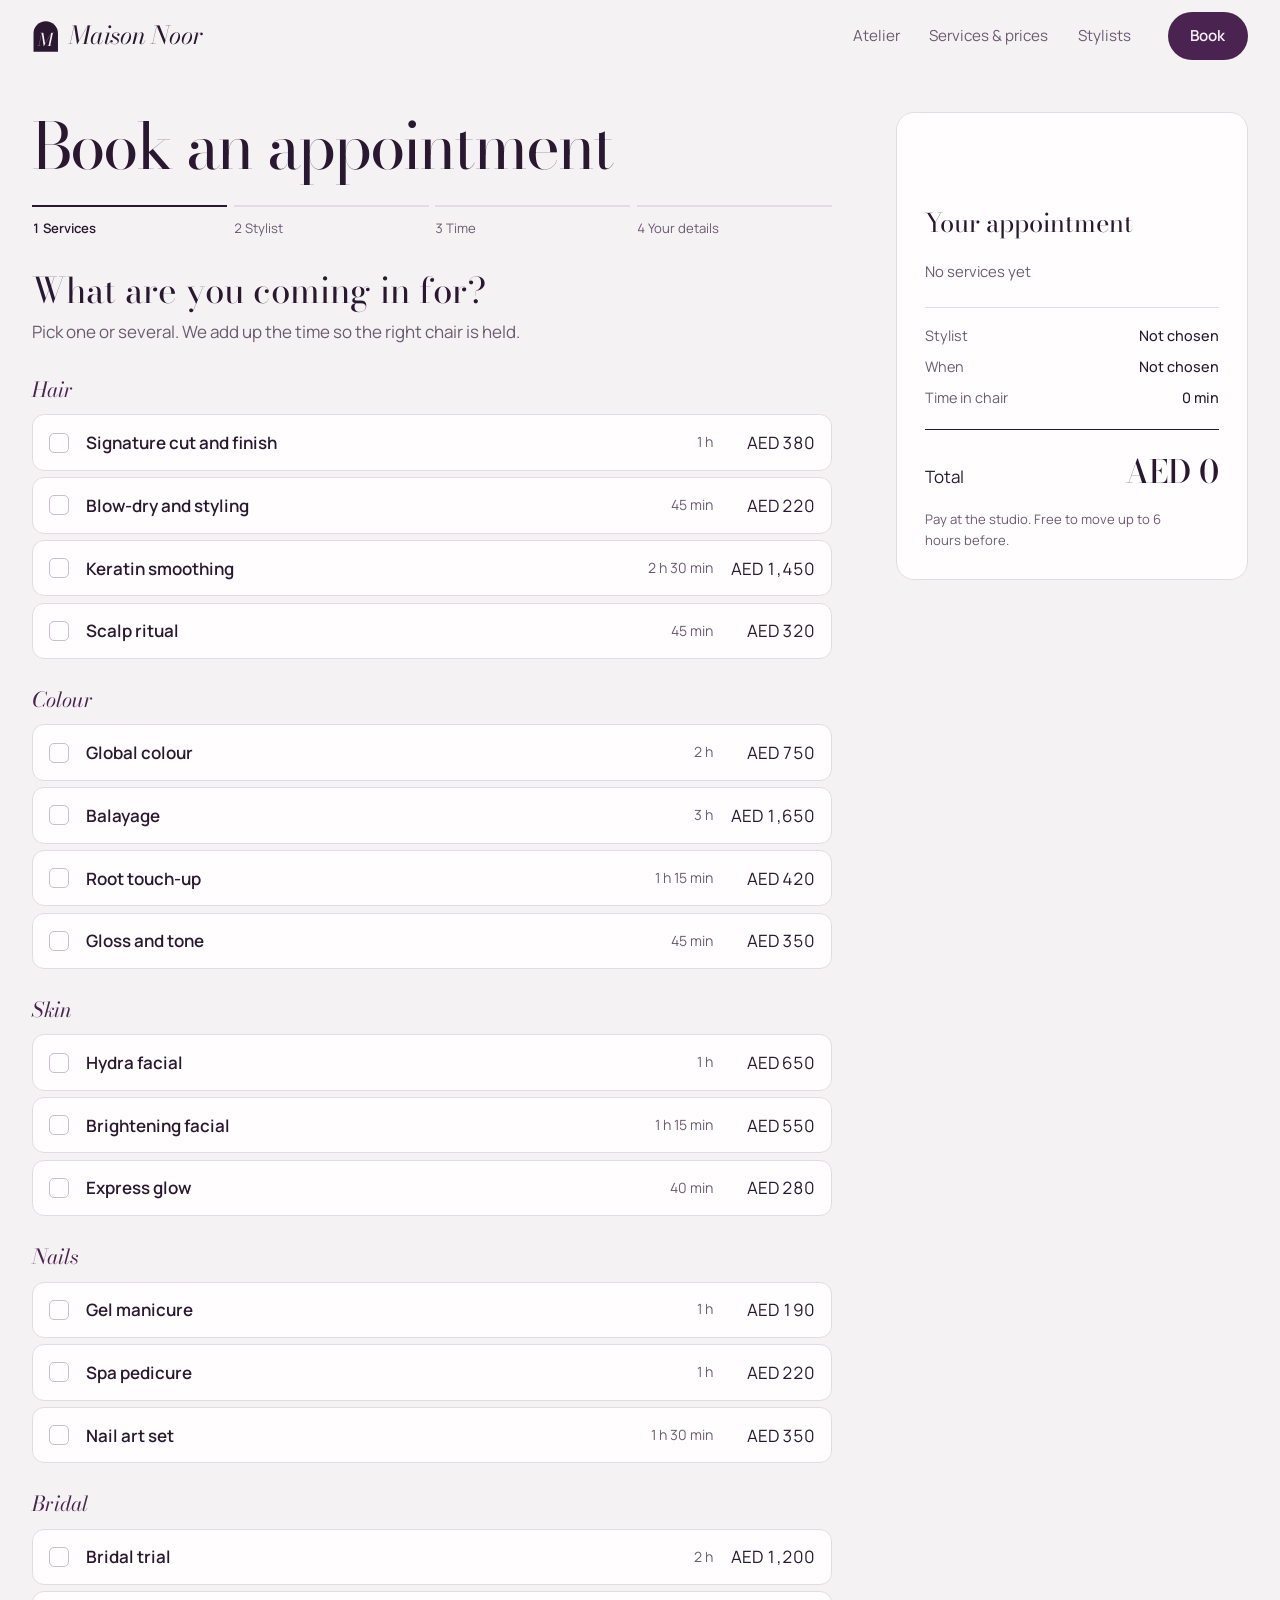
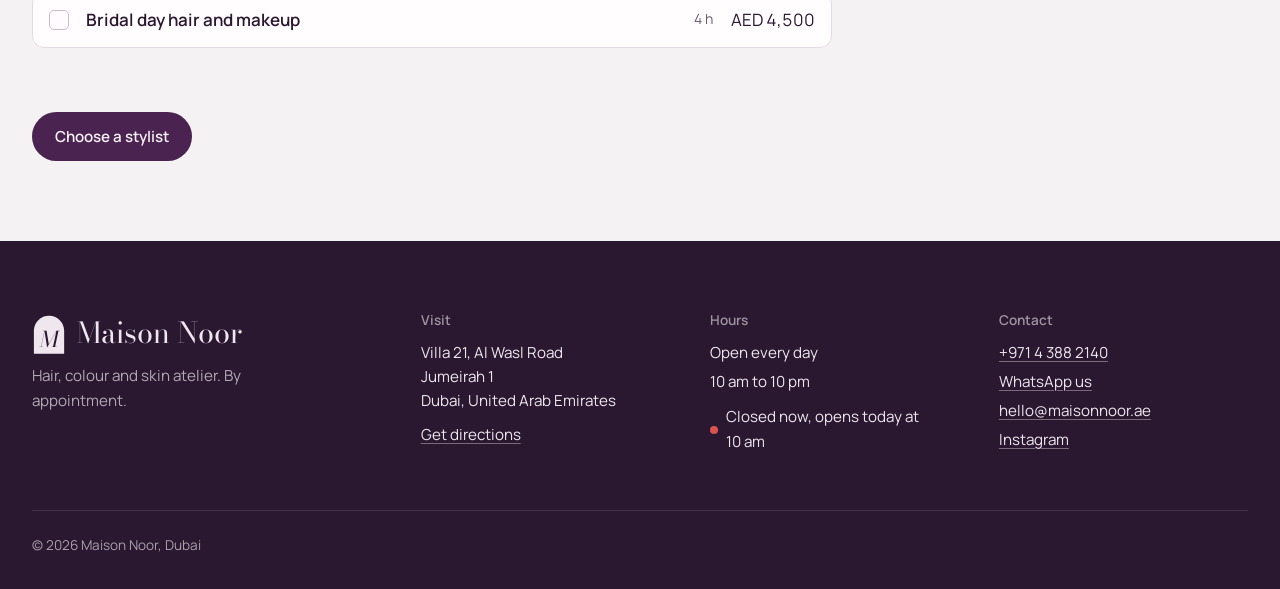
<file: book.html>
<!doctype html>
<html lang="en">
<head>
  <meta charset="utf-8">
  <meta name="viewport" content="width=device-width, initial-scale=1">
  <title>Book an appointment</title>
  <meta name="description" content="Choose services, a stylist and a time. Your booking reference arrives straight away, with a WhatsApp confirmation and a calendar invite.">
  <meta name="theme-color" content="#f5f2f4">
  <link rel="icon" href="favicon.svg" type="image/svg+xml">
  <link rel="preconnect" href="https://fonts.googleapis.com">
  <link rel="preconnect" href="https://fonts.gstatic.com" crossorigin>
  <link rel="stylesheet" href="https://fonts.googleapis.com/css2?family=Bodoni+Moda:ital,opsz,wght@0,6..96,400..700;1,6..96,400..700&family=Manrope:wght@400;500;600;700&display=swap">
  <link rel="stylesheet" href="core.css">
  <link rel="stylesheet" href="theme.css">
  <script src="config.js" defer></script>
  <script src="core.js" defer></script>
  <script src="app.js" defer></script>
</head>
<body data-page="book">
<main id="main" class="wrap book-layout" data-wizard>
  <div class="book-main">
    <header class="page-head page-head-tight">
      <h1>Book an appointment</h1>
    </header>
    <ol class="steps-nav" data-step-nav>
      <li>Services</li><li>Stylist</li><li>Time</li><li>Your details</li>
    </ol>

    <form id="booking" novalidate>
      <fieldset class="step" data-msg="Choose at least one service.">
        <legend class="step-title">What are you coming in for?</legend>
        <p class="step-lede">Pick one or several. We add up the time so the right chair is held.</p>
        <div data-svc-picker></div>
        <p class="step-error" aria-live="polite"></p>
        <div class="step-actions"><button class="btn btn-primary" type="button" data-next>Choose a stylist</button></div>
      </fieldset>

      <fieldset class="step" hidden data-msg="Choose a stylist, or first available.">
        <legend class="step-title">Who would you like?</legend>
        <p class="step-lede">Stylists who don't do one of your services are greyed out.</p>
        <div class="stylist-opts" data-stylist-picker></div>
        <p class="step-error" aria-live="polite"></p>
        <div class="step-actions">
          <button class="btn btn-primary" type="button" data-next>Pick a time</button>
          <button class="btn btn-link" type="button" data-back>Back</button>
        </div>
      </fieldset>

      <fieldset class="step" hidden data-msg="Choose a day and a time.">
        <legend class="step-title">When suits you?</legend>
        <p class="step-lede" data-time-lede>Times shown are when your appointment starts.</p>
        <div class="days" data-days></div>
        <div data-times><p class="empty">Pick a day to see open times.</p></div>
        <p class="step-error" aria-live="polite"></p>
        <div class="step-actions">
          <button class="btn btn-primary" type="button" data-next>Add your details</button>
          <button class="btn btn-link" type="button" data-back>Back</button>
        </div>
      </fieldset>

      <fieldset class="step" hidden>
        <legend class="step-title">Where should we send the confirmation?</legend>
        <p class="step-lede">We only use this to confirm or move your appointment.</p>
        <div class="grid-2">
          <label class="field"><span>Your name</span><input name="name" autocomplete="name" required minlength="2"></label>
          <label class="field"><span>Mobile number</span><input name="phone" type="tel" autocomplete="tel" required pattern="[\d+ \(\)\-]{10,}" inputmode="tel"><small>For the WhatsApp confirmation</small></label>
        </div>
        <label class="field" style="margin-top:1rem"><span>Anything we should know? <small>(optional)</small></span><textarea name="notes" placeholder="Allergies, a photo of the look you want, sensitive scalp…"></textarea></label>
        <p class="step-error" aria-live="polite"></p>
        <div class="step-actions">
          <button class="btn btn-primary" type="submit">Confirm booking</button>
          <button class="btn btn-link" type="button" data-back>Back</button>
        </div>
      </fieldset>
    </form>
    <div data-confirm hidden></div>
  </div>

  <aside class="summary" aria-label="Your appointment" data-summary>
    <h2>Your appointment</h2>
    <ul class="plain sum-list" data-sum-list><li class="muted">No services yet</li></ul>
    <dl class="sum-meta">
      <div><dt>Stylist</dt><dd data-sum-stylist>Not chosen</dd></div>
      <div><dt>When</dt><dd data-sum-when>Not chosen</dd></div>
      <div><dt>Time in chair</dt><dd data-sum-time>0 min</dd></div>
    </dl>
    <p class="sum-total"><span>Total</span><b data-sum-total>AED 0</b></p>
    <p class="sum-note">Pay at the studio. Free to move up to 6 hours before.</p>
  </aside>
</main>
</body>
</html>
</file>
<file: core.css>
/* Shared base for the demo sites. Each site's theme.css sets the tokens below and its own layouts. */
@view-transition { navigation: auto; }

*, *::before, *::after { box-sizing: border-box; }
html { -webkit-text-size-adjust: 100%; scroll-padding-top: 6rem; }
@media (prefers-reduced-motion: no-preference) { html { scroll-behavior: smooth; } }
body {
  margin: 0; background: var(--bg); color: var(--ink);
  font: 400 1.0625rem/1.6 var(--body); font-optical-sizing: auto;
  -webkit-font-smoothing: antialiased; text-rendering: optimizeLegibility;
}
html, body { overflow-x: clip; }
[hidden] { display: none !important; }
img { display: block; max-width: 100%; height: auto; }
h1, h2, h3, h4 { margin: 0; font-family: var(--display); font-weight: var(--display-weight, 400); line-height: 1.08; text-wrap: balance; }
p { margin: 0; text-wrap: pretty; }
a { color: inherit; text-underline-offset: .2em; text-decoration-thickness: 1px; }
button, input, select, textarea { font: inherit; color: inherit; }
:focus-visible { outline: 2px solid var(--focus, var(--accent)); outline-offset: 3px; border-radius: 4px; }
::selection { background: var(--accent); color: var(--on-accent); }

.wrap { width: min(100% - 2rem, var(--wrap, 76rem)); margin-inline: auto; }
.sr-only { position: absolute; width: 1px; height: 1px; margin: -1px; overflow: hidden; clip: rect(0 0 0 0); white-space: nowrap; border: 0; }
.skip { position: absolute; left: 1rem; top: -4rem; z-index: 100; padding: .7rem 1rem; background: var(--ink); color: var(--bg); border-radius: var(--r); }
.skip:focus { top: 1rem; }
.plain { list-style: none; margin: 0; padding: 0; }
.muted { color: var(--muted); }
.empty { color: var(--muted); padding: 1rem 0; list-style: none; }

/* ---------- buttons ---------- */
.btn {
  display: inline-flex; align-items: center; justify-content: center; gap: .5rem;
  min-height: 2.9rem; padding: .7rem 1.35rem; border-radius: var(--r-btn, 999px);
  border: 1px solid transparent; background: none; font-weight: 600; font-size: .95rem; text-decoration: none; cursor: pointer;
  transition: transform .2s cubic-bezier(.2,.8,.2,1), background-color .2s, color .2s, border-color .2s;
}
.btn:active { transform: scale(.97); }
.btn-primary { background: var(--accent); color: var(--on-accent); }
.btn-primary:hover { background: var(--accent-hover, var(--accent)); }
.btn-ghost { border-color: currentColor; }
.btn-ghost:hover { background: var(--ink); color: var(--bg); border-color: var(--ink); }
.btn-link { padding-inline: .2rem; text-decoration: underline; min-height: 2.4rem; font-weight: 500; background: none; border: 0; }
.btn[disabled] { opacity: .45; cursor: not-allowed; }

/* ---------- header ---------- */
.site-head { position: sticky; top: 0; z-index: 50; background: var(--head-bg, var(--bg)); transition: box-shadow .3s, background-color .3s; view-transition-name: site-head; }
.site-head.scrolled { box-shadow: 0 1px 0 var(--line); }
.head-row { display: flex; align-items: center; gap: 1.5rem; min-height: 4.5rem; }
.brand { text-decoration: none; margin-right: auto; display: inline-flex; align-items: center; gap: .6rem; }
.logo-mark { height: 2.1rem; width: auto; flex: none; display: block; }
.foot-name { display: flex; align-items: center; gap: .7rem; }
.foot-name .logo-mark { height: 2.6rem; }
#site-nav ul { display: flex; gap: .25rem; list-style: none; margin: 0; padding: 0; }
#site-nav a { display: block; padding: .5rem .8rem; text-decoration: none; border-radius: 999px; font-size: .95rem; color: var(--muted); transition: color .2s; }
#site-nav a:hover, #site-nav a[aria-current] { color: var(--ink); }
#site-nav a[aria-current] { text-decoration: underline; text-decoration-color: var(--accent); text-decoration-thickness: 2px; text-underline-offset: .45em; }
.menu-btn { display: none; width: 2.75rem; height: 2.75rem; border: 0; background: none; cursor: pointer; place-items: center; }
.menu-btn i, .menu-btn i::before, .menu-btn i::after { display: block; width: 1.3rem; height: 1.5px; background: currentColor; transition: transform .3s, opacity .2s; }
.menu-btn i { position: relative; }
.menu-btn i::before, .menu-btn i::after { content: ""; position: absolute; left: 0; }
.menu-btn i::before { top: -6px; } .menu-btn i::after { top: 6px; }
.nav-open .menu-btn i { background: transparent; }
.nav-open .menu-btn i::before { transform: translateY(6px) rotate(45deg); }
.nav-open .menu-btn i::after { transform: translateY(-6px) rotate(-45deg); }

@media (max-width: 860px) {
  .head-row { gap: .5rem; min-height: 4rem; }
  .menu-btn { display: grid; order: 3; }
  .head-cta { min-height: 2.5rem; padding: .5rem 1rem; font-size: .88rem; }
  #site-nav { position: fixed; inset: 4rem 0 auto; background: var(--head-bg, var(--bg)); border-bottom: 1px solid var(--line);
    clip-path: inset(0 0 100% 0); visibility: hidden; transition: clip-path .4s cubic-bezier(.7,0,.2,1), visibility 0s .4s; }
  .nav-open #site-nav { clip-path: inset(0 0 0 0); visibility: visible; transition: clip-path .45s cubic-bezier(.7,0,.2,1); }
  #site-nav ul { flex-direction: column; padding: .75rem 1rem 1.5rem; }
  #site-nav a { font-size: 1.6rem; font-family: var(--display); padding: .6rem .25rem; color: var(--ink); }
}

/* ---------- footer ---------- */
.site-foot { margin-top: 0; padding: 4.5rem 0 2rem; background: var(--foot-bg, var(--ink)); color: var(--foot-ink, var(--bg)); font-size: .95rem; }
.foot-grid { display: grid; gap: 2.5rem; grid-template-columns: 1.4fr repeat(3, 1fr); }
.site-foot h2 { font-family: var(--body); font-size: .85rem; font-weight: 600; opacity: .6; margin-bottom: .8rem; }
.site-foot address { font-style: normal; margin-bottom: .6rem; }
.site-foot a { text-decoration-color: color-mix(in srgb, currentColor 40%, transparent); }
.site-foot .plain li + li { margin-top: .3rem; }
.foot-name { font-family: var(--display); font-size: 1.8rem; line-height: 1.1; margin-bottom: .6rem; }
.foot-brand p:last-child { opacity: .7; max-width: 26ch; }
.status { margin-top: .7rem; display: flex; align-items: center; gap: .5rem; }
.status::before { content: ""; width: .5rem; height: .5rem; border-radius: 50%; background: #d9534f; }
.status[data-open="true"]::before { background: #3fae6a; box-shadow: 0 0 0 4px color-mix(in srgb, #3fae6a 25%, transparent); }
.foot-base { margin-top: 3.5rem; padding-top: 1.5rem; border-top: 1px solid color-mix(in srgb, currentColor 18%, transparent); opacity: .65; font-size: .85rem; }
@media (max-width: 860px) { .foot-grid { grid-template-columns: 1fr 1fr; } .foot-brand { grid-column: 1 / -1; } }
@media (max-width: 480px) { .foot-grid { grid-template-columns: 1fr; } }

/* ---------- forms ---------- */
.field { display: grid; gap: .4rem; }
.field > span { font-size: .9rem; font-weight: 600; }
.field small { color: var(--muted); font-size: .82rem; }
.input, .field input:not([type=radio]):not([type=checkbox]), .field select, .field textarea {
  width: 100%; min-height: 3rem; padding: .7rem .95rem; background: var(--surface);
  border: 1px solid var(--line-strong, var(--line)); border-radius: var(--r-input, 10px); transition: border-color .2s, box-shadow .2s;
}
.field textarea { min-height: 7rem; resize: vertical; }
.field input:focus, .field select:focus, .field textarea:focus { outline: none; border-color: var(--accent); box-shadow: 0 0 0 3px color-mix(in srgb, var(--accent) 22%, transparent); }
.field input:user-invalid, .field textarea:user-invalid { border-color: #c0392b; }
.grid-2 { display: grid; gap: 1rem; grid-template-columns: 1fr 1fr; }
@media (max-width: 560px) { .grid-2 { grid-template-columns: 1fr; } }
.step-error { color: #b3261e; font-weight: 600; font-size: .92rem; min-height: 1.4em; margin-top: .75rem; }

/* radio chips used by the pickers */
.day input, .time input, .chip input, .opt input { position: absolute; opacity: 0; pointer-events: none; }
.days { display: flex; gap: .5rem; overflow-x: auto; padding: .25rem .1rem 1rem; scroll-snap-type: x mandatory; scrollbar-width: thin; }
.day {
  flex: 0 0 4.6rem; scroll-snap-align: start; display: grid; justify-items: center; gap: .1rem; position: relative;
  padding: .75rem .25rem; border: 1px solid var(--line-strong, var(--line)); border-radius: var(--r-chip, 14px); background: var(--surface);
  cursor: pointer; transition: background-color .2s, color .2s, border-color .2s, transform .2s;
}
.day span { font-size: .78rem; color: var(--muted); }
.day b { font-family: var(--display); font-size: 1.55rem; font-weight: 500; line-height: 1.1; }
.day small { font-size: .74rem; color: var(--muted); }
.day:hover { border-color: var(--ink); }
.day:has(:checked) { background: var(--ink); color: var(--bg); border-color: var(--ink); transform: translateY(-2px); }
.day:has(:checked) span, .day:has(:checked) small { color: inherit; opacity: .75; }
.day.is-closed { opacity: .4; cursor: not-allowed; background: transparent; }
.day:has(:focus-visible), .time:has(:focus-visible), .chip:has(:focus-visible), .opt:has(:focus-visible) { outline: 2px solid var(--accent); outline-offset: 2px; }

.times-group + .times-group { margin-top: 1.25rem; }
.times-label { font-size: .85rem; color: var(--muted); margin-bottom: .5rem; }
.times { display: grid; grid-template-columns: repeat(auto-fill, minmax(5.6rem, 1fr)); gap: .5rem; }
.time { position: relative; display: grid; place-items: center; min-height: 2.9rem; border: 1px solid var(--line-strong, var(--line));
  border-radius: var(--r-chip, 12px); background: var(--surface); cursor: pointer; font-size: .92rem; font-variant-numeric: tabular-nums; transition: background-color .15s, color .15s, border-color .15s; }
.time:hover { border-color: var(--ink); }
.time:has(:checked) { background: var(--accent); color: var(--on-accent); border-color: var(--accent); }
.time.is-taken { cursor: not-allowed; color: var(--muted); background: transparent; text-decoration: line-through; opacity: .55; }

/* ---------- wizard ---------- */
.steps-nav { display: flex; gap: .4rem; list-style: none; margin: 0 0 2rem; padding: 0; counter-reset: s; }
.steps-nav li { counter-increment: s; flex: 1; font-size: .82rem; color: var(--muted); padding-top: .7rem; border-top: 2px solid var(--line); transition: border-color .4s, color .4s; }
.steps-nav li::before { content: counter(s) "  "; font-variant-numeric: tabular-nums; }
.steps-nav li[aria-current] { color: var(--ink); border-color: var(--ink); font-weight: 600; }
.steps-nav li[data-done] { border-color: var(--accent); color: var(--ink); cursor: pointer; }
@media (max-width: 560px) { .steps-nav li { font-size: 0; } .steps-nav li::before { font-size: .8rem; } }
.step { border: 0; margin: 0; padding: 0; min-width: 0; view-transition-name: step; }
.step-title { font-family: var(--display); font-weight: var(--display-weight, 400); line-height: 1.1; font-size: clamp(1.6rem, 3vw, 2.2rem); margin-bottom: .5rem; outline: none; padding: 0; }
.step-lede { color: var(--muted); margin-bottom: 1.75rem; }
.step-actions { display: flex; gap: .75rem; align-items: center; margin-top: 2rem; flex-wrap: wrap; }
.step-actions .btn-primary { min-width: 10rem; }
::view-transition-old(step) { animation: .22s ease-in both step-out; }
::view-transition-new(step) { animation: .35s cubic-bezier(.2,.8,.2,1) both step-in; }
@keyframes step-out { to { opacity: 0; transform: translateX(-1.5rem); } }
@keyframes step-in { from { opacity: 0; transform: translateX(1.5rem); } }

/* ---------- confirmation ticket ---------- */
.ticket { background: var(--surface); border: 1px solid var(--line); border-radius: var(--r-lg); overflow: hidden; animation: ticket-in .6s cubic-bezier(.2,.8,.2,1) both; }
.ticket-top { padding: 2rem 2rem 1.5rem; text-align: center; border-bottom: 2px dashed var(--line); }
.ticket-top p { color: var(--muted); max-width: 40ch; margin: .5rem auto 0; }
.tick { width: 3.4rem; height: 3.4rem; margin: 0 auto 1rem; fill: none; stroke: var(--accent); stroke-width: 2.5; stroke-linecap: round; stroke-linejoin: round; }
.tick circle { stroke-dasharray: 151; stroke-dashoffset: 151; animation: draw .7s .1s ease-out forwards; }
.tick path { stroke-dasharray: 40; stroke-dashoffset: 40; animation: draw .4s .65s ease-out forwards; }
@keyframes draw { to { stroke-dashoffset: 0; } }
@keyframes ticket-in { from { opacity: 0; transform: translateY(1rem) scale(.98); } }
.ticket-rows { margin: 0; padding: 1.25rem 2rem; display: grid; gap: .1rem; }
.ticket-rows div { display: flex; justify-content: space-between; gap: 1rem; padding: .55rem 0; border-bottom: 1px solid var(--line); }
.ticket-rows div:last-child { border: 0; }
.ticket-rows dt { color: var(--muted); }
.ticket-rows dd { margin: 0; font-weight: 600; text-align: right; }
.ticket-rows .ref { font-family: var(--display); font-size: 1.25rem; letter-spacing: .04em; color: var(--accent-text, var(--accent)); }
.ticket-actions { display: flex; flex-wrap: wrap; gap: .6rem; padding: 0 2rem 2rem; justify-content: center; }
@media (max-width: 480px) { .ticket-top, .ticket-rows, .ticket-actions { padding-inline: 1.1rem; } }

/* ---------- reviews ---------- */
.stars { color: var(--star, #c8952e); letter-spacing: .08em; white-space: nowrap; }
.stars i { font-style: normal; color: var(--line-strong, var(--line)); }
.avg { display: grid; gap: .2rem; margin-bottom: 1.5rem; }
.avg b { font-family: var(--display); font-size: 4.5rem; line-height: 1; font-weight: 400; }
.avg .stars { font-size: 1.25rem; }
.avg > span:last-child { color: var(--muted); font-size: .9rem; }
.bars { display: grid; gap: .25rem; }
.bar { display: grid; grid-template-columns: 2.5rem 1fr 2rem; align-items: center; gap: .6rem; padding: .35rem .4rem; border: 0; background: none; border-radius: 8px; cursor: pointer; font-size: .88rem; text-align: left; }
.bar:hover, .bar[aria-pressed=true] { background: color-mix(in srgb, var(--ink) 7%, transparent); }
.bar i { height: .45rem; border-radius: 9px; background: var(--line); position: relative; overflow: hidden; }
.bar i::after { content: ""; position: absolute; inset: 0; width: var(--w); background: var(--star, #c8952e); border-radius: inherit; transform-origin: left; animation: grow .9s cubic-bezier(.2,.8,.2,1) both; }
@keyframes grow { from { transform: scaleX(0); } }
.bar span:last-child { color: var(--muted); text-align: right; }
.review-list { list-style: none; margin: 0; padding: 0; display: grid; gap: 1rem; }
.review { padding: 1.5rem; background: var(--surface); border: 1px solid var(--line); border-radius: var(--r-lg); }
.review.is-new { animation: ticket-in .6s cubic-bezier(.2,.8,.2,1) both; border-color: var(--accent); }
.review-head { display: flex; align-items: center; gap: .8rem; margin-bottom: .8rem; }
.review-head .stars { margin-left: auto; }
.avatar { width: 2.5rem; height: 2.5rem; flex: none; border-radius: 50%; display: grid; place-items: center; background: var(--accent); color: var(--on-accent); font-weight: 600; text-transform: uppercase; }
.review-name { font-weight: 600; }
.review-meta { font-size: .82rem; color: var(--muted); }
.star-input { display: inline-flex; flex-direction: row-reverse; justify-content: flex-end; gap: .15rem; border: 0; padding: 0; margin: 0; }
.star-input input { position: absolute; opacity: 0; }
.star-input label { font-size: 2rem; line-height: 1; cursor: pointer; color: var(--line-strong, var(--line)); transition: color .15s, transform .15s; }
.star-input label:hover, .star-input label:hover ~ label, .star-input input:checked ~ label { color: var(--star, #c8952e); }
.star-input input:checked + label { transform: scale(1.15); }
.star-input input:focus-visible + label { outline: 2px solid var(--accent); outline-offset: 2px; border-radius: 4px; }

/* ---------- lightbox ---------- */
.lightbox { padding: 0; border: 0; background: transparent; max-width: 100vw; max-height: 100vh; width: 100vw; height: 100vh; }
.lightbox::backdrop { background: rgb(10 10 10 / .92); backdrop-filter: blur(6px); }
.lightbox figure { margin: 0; height: 100%; display: grid; place-items: center; align-content: center; gap: .8rem; padding: 3.5rem 4.5rem; }
.lightbox img { max-height: calc(100vh - 8rem); max-width: 100%; object-fit: contain; border-radius: 6px; view-transition-name: lb-img; }
.lightbox figcaption { color: #eee; font-size: .9rem; white-space: pre; }
.lb-btn { position: fixed; width: 3rem; height: 3rem; border-radius: 50%; border: 1px solid rgb(255 255 255 / .3); background: rgb(0 0 0 / .3); color: #fff; font-size: 1.6rem; line-height: 1; cursor: pointer; }
.lb-btn:hover { background: #fff; color: #111; }
.lb-prev { left: 1rem; top: 50%; translate: 0 -50%; } .lb-next { right: 1rem; top: 50%; translate: 0 -50%; }
.lb-close { top: 1rem; right: 1rem; }
@media (max-width: 560px) { .lightbox figure { padding: 3.5rem .75rem 5rem; } .lb-prev, .lb-next { top: auto; bottom: 1rem; translate: none; } .lb-prev { left: calc(50% - 3.5rem); } .lb-next { right: calc(50% - 3.5rem); } }

.embed .site-head, .embed .site-foot, .embed .skip { display: none; }

/* ---------- toast ---------- */
#toast { position: fixed; left: 50%; bottom: 1.5rem; z-index: 90; translate: -50% 150%; padding: .85rem 1.3rem; border-radius: 999px; background: var(--ink); color: var(--bg); font-weight: 500; box-shadow: 0 10px 30px rgb(0 0 0 / .2); transition: translate .45s cubic-bezier(.2,.8,.2,1); max-width: calc(100vw - 2rem); }
#toast.show { translate: -50% 0; }

/* ---------- opt-in reveal ---------- */
[data-reveal].pre { opacity: 0; transform: translateY(1.5rem); transition: opacity .9s cubic-bezier(.2,.8,.2,1), transform .9s cubic-bezier(.2,.8,.2,1); transition-delay: calc(var(--i, 0) * 90ms); }
[data-reveal].pre.in { opacity: 1; transform: none; }

@media (prefers-reduced-motion: reduce) {
  *, *::before, *::after { animation-duration: .01ms !important; animation-iteration-count: 1 !important; transition-duration: .01ms !important; }
  ::view-transition-group(*), ::view-transition-old(*), ::view-transition-new(*) { animation: none !important; }
}
</file>
<file: theme.css>
/* Maison Noor: cool porcelain, aubergine ink, brushed brass. The arch (a salon mirror) is the one motif. */
:root {
  --bg: #f5f2f4; --surface: #fffdfe; --ink: #2a1830; --muted: #6c5b70;
  --line: #e4dae3; --line-strong: #cdbccd;
  --accent: #4a2350; --accent-hover: #2a1830; --on-accent: #f7f1f6;
  --brass: #a07c43; --star: #a07c43; --blush: #eadfe6;
  --display: "Bodoni Moda", "Didot", serif; --body: "Manrope", system-ui, sans-serif;
  --r: 6px; --r-lg: 18px; --r-chip: 14px; --r-input: 10px;
  --head-bg: color-mix(in srgb, #f5f2f4 88%, transparent);
  --foot-bg: #2a1830; --foot-ink: #efe6ee;
}
.site-head { backdrop-filter: blur(14px); }
.brand { font-family: var(--display); font-size: 1.55rem; letter-spacing: -.01em; font-style: italic; }
.site-foot { --logo-cut: var(--foot-bg); }

.arch { border-radius: 999px 999px 14px 14px; overflow: hidden; background: var(--blush); }
.arch img { width: 100%; height: 100%; object-fit: cover; }

/* ---------- hero ---------- */
.hero { display: grid; grid-template-columns: minmax(0, 1.15fr) minmax(0, .85fr); gap: clamp(2rem, 5vw, 5rem); align-items: center; min-height: calc(100svh - 4.5rem); padding-block: 2rem 4rem; }
.hero-name { font-size: clamp(4.2rem, 12.5vw, 12rem); line-height: .86; letter-spacing: -.035em; font-weight: 400; margin-left: -.04em; }
.hero-name .word { display: inline-block; white-space: nowrap; }
.hero-name .word + .word { display: block; padding-left: .9em; font-style: italic; }
.hero-name .ch { display: inline-block; animation: rise 1.1s cubic-bezier(.2,.8,.2,1) both; animation-delay: calc(.25s + var(--i) * 55ms); }
@keyframes rise { from { transform: translateY(.6em) rotate(4deg); opacity: 0; filter: blur(6px); } }
.hero-lede { max-width: 34ch; font-size: 1.15rem; color: var(--muted); margin-top: 2rem; animation: fade .9s 1s both; }
.hero-actions { display: flex; flex-wrap: wrap; gap: .75rem; margin-top: 2rem; }
.hero-copy .hero-actions { animation: fade .9s 1.15s both; }
@keyframes fade { from { opacity: 0; transform: translateY(.75rem); } }
.next-chair { margin-top: 2rem; display: flex; align-items: center; gap: .6rem; font-size: .95rem; animation: fade .9s 1.3s both; }
.next-chair a { font-weight: 600; }
.pulse { width: .55rem; height: .55rem; border-radius: 50%; background: #3fae6a; box-shadow: 0 0 0 0 rgb(63 174 106 / .5); animation: pulse 2s infinite; }
@keyframes pulse { 70% { box-shadow: 0 0 0 .6rem rgb(63 174 106 / 0); } 100% { box-shadow: 0 0 0 0 rgb(63 174 106 / 0); } }

.hero-art { position: relative; justify-self: end; width: min(100%, 30rem); }
.arch-main { aspect-ratio: 9 / 13; animation: arch-in 1.5s .1s cubic-bezier(.7,0,.2,1) both; }
.arch-main img { animation: settle 2.2s .1s cubic-bezier(.2,.8,.2,1) both; }
.arch-small { position: absolute; width: 42%; aspect-ratio: 5 / 7; left: -24%; bottom: -6%; border: 6px solid var(--bg); animation: arch-in 1.3s .55s cubic-bezier(.7,0,.2,1) both; }
@keyframes arch-in { from { clip-path: inset(100% 0 0 0 round 999px 999px 14px 14px); } to { clip-path: inset(0 0 0 0 round 999px 999px 14px 14px); } }
@keyframes settle { from { transform: scale(1.18); } }
.hero-ring { position: absolute; width: 36%; right: -6%; top: -7%; fill: var(--brass); font: 500 12.5px var(--body); letter-spacing: .12em; animation: spin 40s linear infinite, fade 1s 1.4s both; }
@keyframes spin { to { rotate: 360deg; } }

@media (max-width: 860px) {
  .hero { grid-template-columns: 1fr; min-height: 0; padding-top: 1.5rem; }
  .hero-art { order: -1; justify-self: center; width: min(62%, 18rem); margin-bottom: .5rem; }
  .arch-small { left: -18%; }
  .hero-name { font-size: clamp(3.6rem, 19vw, 7rem); }
}

/* ---------- section heads ---------- */
.sec-head { display: grid; grid-template-columns: minmax(0, 1fr) minmax(0, 24rem); gap: 2rem; align-items: end; margin-bottom: 3rem; }
.sec-head h2 { font-size: clamp(2.4rem, 5.5vw, 4.4rem); letter-spacing: -.02em; }
.sec-head p { color: var(--muted); }
@media (max-width: 760px) { .sec-head { grid-template-columns: 1fr; gap: 1rem; } }

/* ---------- category list with trailing photo ---------- */
.menu-sec { padding-block: clamp(4rem, 9vw, 8rem); border-top: 1px solid var(--line); }
.cat-list { list-style: none; margin: 0; padding: 0; border-top: 1px solid var(--line-strong); }
.cat-row { display: grid; grid-template-columns: minmax(0, 1fr) minmax(0, 22rem) 8rem; gap: 2rem; align-items: center; padding: 1.6rem 0; border-bottom: 1px solid var(--line-strong); text-decoration: none; position: relative; }
.cat-name { font-family: var(--display); font-size: clamp(2.6rem, 7vw, 6rem); line-height: 1; letter-spacing: -.03em; transition: transform .6s cubic-bezier(.2,.8,.2,1), font-style .2s; }
.cat-blurb { color: var(--muted); font-size: .95rem; }
.cat-meta { text-align: right; font-size: .9rem; color: var(--muted); }
.cat-thumb { display: none; }
.cat-row:hover .cat-name, .cat-row:focus-visible .cat-name { transform: translateX(1.25rem); font-style: italic; }
.cat-peek { position: fixed; left: 0; top: 0; z-index: 5; width: 15rem; aspect-ratio: 13 / 17; pointer-events: none; border-radius: 999px 999px 12px 12px; overflow: hidden; opacity: 0; scale: .6; transition: opacity .3s, scale .45s cubic-bezier(.2,.8,.2,1); }
.cat-peek.on { opacity: 1; scale: 1; }
.cat-peek img { width: 100%; height: 100%; object-fit: cover; }
@media (max-width: 760px) {
  .cat-row { grid-template-columns: 4.5rem minmax(0, 1fr); gap: .3rem 1rem; padding: 1.2rem 0; }
  .cat-thumb { display: block; grid-row: span 3; width: 4.5rem; height: 5.6rem; object-fit: cover; border-radius: 999px 999px 8px 8px; }
  .cat-name { font-size: 2.4rem; } .cat-meta { text-align: left; } .cat-meta br { display: none; }
}

/* ---------- stylists ---------- */
.stylists-sec { padding-block: clamp(4rem, 9vw, 8rem); background: var(--blush); }
.stylist-grid { list-style: none; margin: 0; padding: 0; display: grid; grid-template-columns: repeat(5, minmax(0, 1fr)); gap: 1.5rem; }
.arch-mono { aspect-ratio: 3 / 4; display: grid; place-items: center; background: var(--bg); border: 1px solid var(--line-strong); margin-bottom: 1.2rem; transition: background-color .4s, color .4s; }
.arch-mono span { font-family: var(--display); font-style: italic; font-size: clamp(2.5rem, 4.5vw, 4rem); color: var(--brass); }
.stylist:hover .arch-mono { background: var(--accent); }
.stylist:hover .arch-mono span { color: var(--on-accent); }
.stylist h3 { font-size: 1.45rem; }
.stylist .role { color: var(--accent); font-weight: 600; font-size: .9rem; margin-top: .3rem; }
.stylist .does { color: var(--muted); font-size: .9rem; margin-top: .4rem; }
.stylist .btn-link { margin-top: .4rem; padding-left: 0; }
@media (max-width: 1000px) { .stylist-grid { grid-template-columns: repeat(3, minmax(0, 1fr)); } }
@media (max-width: 600px) { .stylist-grid { grid-template-columns: repeat(2, minmax(0, 1fr)); gap: 1.5rem 1rem; } }

/* ---------- quotes ---------- */
.quotes-sec { padding-block: clamp(4rem, 8vw, 7rem); }
.quote-track { display: grid; grid-auto-flow: column; grid-auto-columns: minmax(18rem, 1fr); gap: 2.5rem; overflow-x: auto; scroll-snap-type: x mandatory; padding-bottom: 1rem; }
.quote { margin: 0; scroll-snap-align: start; border-left: 1px solid var(--brass); padding-left: 1.5rem; }
.quote blockquote { margin: 0; font-family: var(--display); font-size: 1.45rem; line-height: 1.3; }
.quote figcaption { margin-top: 1rem; display: grid; gap: .2rem; font-size: .88rem; color: var(--muted); }

/* ---------- visit ---------- */
.visit-sec { padding-bottom: clamp(4rem, 8vw, 7rem); }
.visit-grid { display: grid; grid-template-columns: minmax(0, 1.3fr) minmax(0, 1fr); gap: clamp(2rem, 5vw, 4.5rem); align-items: center; }
.visit-img { margin: 0; border-radius: var(--r-lg); overflow: hidden; aspect-ratio: 3 / 2; }
.visit-img img { width: 100%; height: 100%; object-fit: cover; }
.visit-copy h2 { font-size: clamp(2.2rem, 4.5vw, 3.6rem); margin-bottom: 1.2rem; }
.visit-copy address { font-style: normal; font-size: 1.1rem; }
.visit-hours { color: var(--muted); margin-top: .5rem; }
@media (max-width: 760px) { .visit-grid { grid-template-columns: 1fr; } }

/* ---------- inner pages ---------- */
.page-head { padding-block: clamp(2.5rem, 6vw, 5rem) 2rem; }
.page-head h1 { font-size: clamp(3rem, 8vw, 6.5rem); letter-spacing: -.03em; animation: fade .8s both; }
.page-head p { max-width: 52ch; color: var(--muted); margin-top: 1rem; font-size: 1.1rem; }
.page-head-tight { padding-block: 2.5rem 1.5rem; }
.page-head-tight h1 { font-size: clamp(2.4rem, 5vw, 4rem); }

.cat-tabs { position: sticky; top: 4.5rem; z-index: 20; background: var(--head-bg); backdrop-filter: blur(14px); border-block: 1px solid var(--line); }
.cat-tabs .wrap { display: flex; gap: .25rem; overflow-x: auto; scrollbar-width: none; padding-block: .6rem; }
.cat-tabs a { flex: none; padding: .45rem 1.1rem; border-radius: 999px; text-decoration: none; color: var(--muted); font-weight: 500; transition: background-color .25s, color .25s; }
.cat-tabs a[aria-current] { background: var(--ink); color: var(--bg); }
@media (max-width: 860px) { .cat-tabs { top: 4rem; } }

.svc-sec { display: grid; grid-template-columns: minmax(0, 18rem) minmax(0, 1fr); gap: clamp(2rem, 5vw, 5rem); padding-block: clamp(3rem, 6vw, 5rem); border-bottom: 1px solid var(--line); scroll-margin-top: 8rem; }
.svc-side .arch { position: sticky; top: 9rem; aspect-ratio: 16 / 21; }
.svc-body h2 { font-size: clamp(2.6rem, 5vw, 4rem); }
.svc-blurb { color: var(--muted); margin: .6rem 0 1.5rem; max-width: 46ch; }
.svc { display: grid; grid-template-columns: 1.6rem minmax(0, 1fr) auto 6rem; gap: 1rem; align-items: baseline; padding: 1.1rem .5rem; border-top: 1px solid var(--line); cursor: pointer; border-radius: 10px; transition: background-color .2s; position: relative; }
.svc:hover { background: var(--surface); }
.svc input { position: absolute; opacity: 0; }
.svc-check { width: 1.35rem; height: 1.35rem; border: 1px solid var(--line-strong); border-radius: 50%; display: grid; place-items: center; align-self: center; transition: background-color .2s, border-color .2s; }
.svc-check::after { content: "+"; color: var(--muted); font-size: 1rem; line-height: 1; transition: rotate .3s; }
.svc:has(:checked) { background: var(--surface); }
.svc:has(:checked) .svc-check { background: var(--accent); border-color: var(--accent); }
.svc:has(:checked) .svc-check::after { content: "✓"; color: var(--on-accent); font-size: .8rem; }
.svc:has(:focus-visible) { outline: 2px solid var(--accent); }
.svc-text { display: grid; gap: .2rem; }
.svc-name { font-family: var(--display); font-size: 1.35rem; line-height: 1.2; }
.svc-desc { color: var(--muted); font-size: .92rem; }
.svc-dur { color: var(--muted); font-size: .9rem; white-space: nowrap; }
.svc-price { text-align: right; font-weight: 600; font-variant-numeric: tabular-nums; }
@media (max-width: 760px) {
  .svc-sec { grid-template-columns: 1fr; }
  .svc-side { display: none; }
  .svc { grid-template-columns: 1.6rem minmax(0, 1fr) auto; }
  .svc-dur { grid-column: 2; grid-row: 2; }
  .svc-price { grid-column: 3; grid-row: 1; }
}
.pick-bar { position: sticky; bottom: 0; z-index: 30; background: var(--ink); color: var(--bg); padding-block: .8rem; animation: up .4s cubic-bezier(.2,.8,.2,1); }
@keyframes up { from { transform: translateY(100%); } }
.pick-row { display: flex; align-items: center; justify-content: space-between; gap: 1rem; }
.pick-bar .btn-primary { background: var(--bg); color: var(--ink); }

/* ---------- booking ---------- */
.book-layout { display: grid; grid-template-columns: minmax(0, 1fr) minmax(0, 22rem); gap: clamp(2rem, 5vw, 5rem); align-items: start; padding-bottom: 5rem; }
.svc-group + .svc-group { margin-top: 1.5rem; }
.svc-group-name { font-family: var(--display); font-style: italic; font-size: 1.3rem; margin-bottom: .5rem; color: var(--accent); }
.opt { display: grid; grid-template-columns: 1.4rem minmax(0, 1fr) auto 5.5rem; align-items: center; gap: .9rem; padding: .85rem 1rem; border: 1px solid var(--line); border-radius: 12px; background: var(--surface); cursor: pointer; position: relative; transition: border-color .2s, background-color .2s; }
.opt + .opt { margin-top: .4rem; }
.opt:hover { border-color: var(--ink); }
.opt-box { width: 1.25rem; height: 1.25rem; border: 1px solid var(--line-strong); border-radius: 5px; display: grid; place-items: center; }
.opt:has(:checked) { border-color: var(--accent); background: color-mix(in srgb, var(--accent) 6%, var(--surface)); }
.opt:has(:checked) .opt-box { background: var(--accent); border-color: var(--accent); }
.opt:has(:checked) .opt-box::after { content: "✓"; color: var(--on-accent); font-size: .75rem; }
.opt-name { font-weight: 600; }
.opt-meta { color: var(--muted); font-size: .88rem; }
.opt-price { text-align: right; font-variant-numeric: tabular-nums; }
@media (max-width: 560px) { .opt { grid-template-columns: 1.4rem minmax(0, 1fr) auto; } .opt-meta { grid-column: 2; } .opt-price { grid-row: 1; grid-column: 3; } }

.stylist-opts { display: grid; grid-template-columns: repeat(2, minmax(0, 1fr)); gap: .6rem; }
.opt-person { grid-template-columns: 3rem minmax(0, 1fr); gap: .1rem 1rem; padding: 1rem; }
.opt-person + .opt-person { margin-top: 0; }
.opt-person .mono { grid-row: span 2; width: 3rem; height: 3.6rem; border-radius: 999px 999px 6px 6px; background: var(--blush); display: grid; place-items: center; font-family: var(--display); font-style: italic; font-size: 1.2rem; color: var(--brass); transition: background-color .25s, color .25s; }
.opt-person:has(:checked) .mono { background: var(--accent); color: var(--on-accent); }
.opt-person.is-off { opacity: .5; cursor: not-allowed; }
.opt-person.is-off:hover { border-color: var(--line); }
@media (max-width: 560px) { .stylist-opts { grid-template-columns: 1fr; } }

.summary { position: sticky; top: 6.5rem; margin-top: 2.5rem; padding: 1.75rem; background: var(--surface); border: 1px solid var(--line); border-radius: var(--r-lg); }
.summary::before { content: ""; display: block; height: 4.5rem; margin: -1.75rem -1.75rem 1.5rem; border-radius: var(--r-lg) var(--r-lg) 0 0; background: url("https://images.unsplash.com/photo-1560066984-138dadb4c035?auto=format&fit=crop&w=700&h=200&q=70") center / cover; }
.summary h2 { font-size: 1.6rem; margin-bottom: 1rem; }
.sum-list li { display: flex; justify-content: space-between; gap: 1rem; padding: .45rem 0; font-size: .93rem; }
.sum-meta { margin: 1rem 0 0; padding-top: 1rem; border-top: 1px solid var(--line); display: grid; gap: .5rem; font-size: .9rem; }
.sum-meta div { display: flex; justify-content: space-between; gap: 1rem; }
.sum-meta dt { color: var(--muted); } .sum-meta dd { margin: 0; text-align: right; font-weight: 500; }
.sum-total { display: flex; justify-content: space-between; align-items: baseline; margin-top: 1.25rem; padding-top: 1rem; border-top: 1px solid var(--ink); }
.sum-total b { font-family: var(--display); font-size: 2rem; font-weight: 500; display: inline-block; }
.sum-note { font-size: .82rem; color: var(--muted); margin-top: .75rem; }
@media (max-width: 900px) {
  .book-layout { grid-template-columns: 1fr; }
  .summary { position: sticky; bottom: 0; top: auto; order: 2; margin: 0 -1rem; padding: .9rem 1rem; border-radius: 16px 16px 0 0; box-shadow: 0 -8px 30px rgb(42 24 48 / .12); display: flex; justify-content: space-between; align-items: center; }
  .summary::before, .summary h2, .sum-list, .sum-note, .sum-meta div:not(:last-child) { display: none; }
  .sum-meta { margin: 0; padding: 0; border: 0; }
  .sum-total { margin: 0; padding: 0; border: 0; gap: .75rem; }
  .sum-total b { font-size: 1.5rem; }
}
</file>
